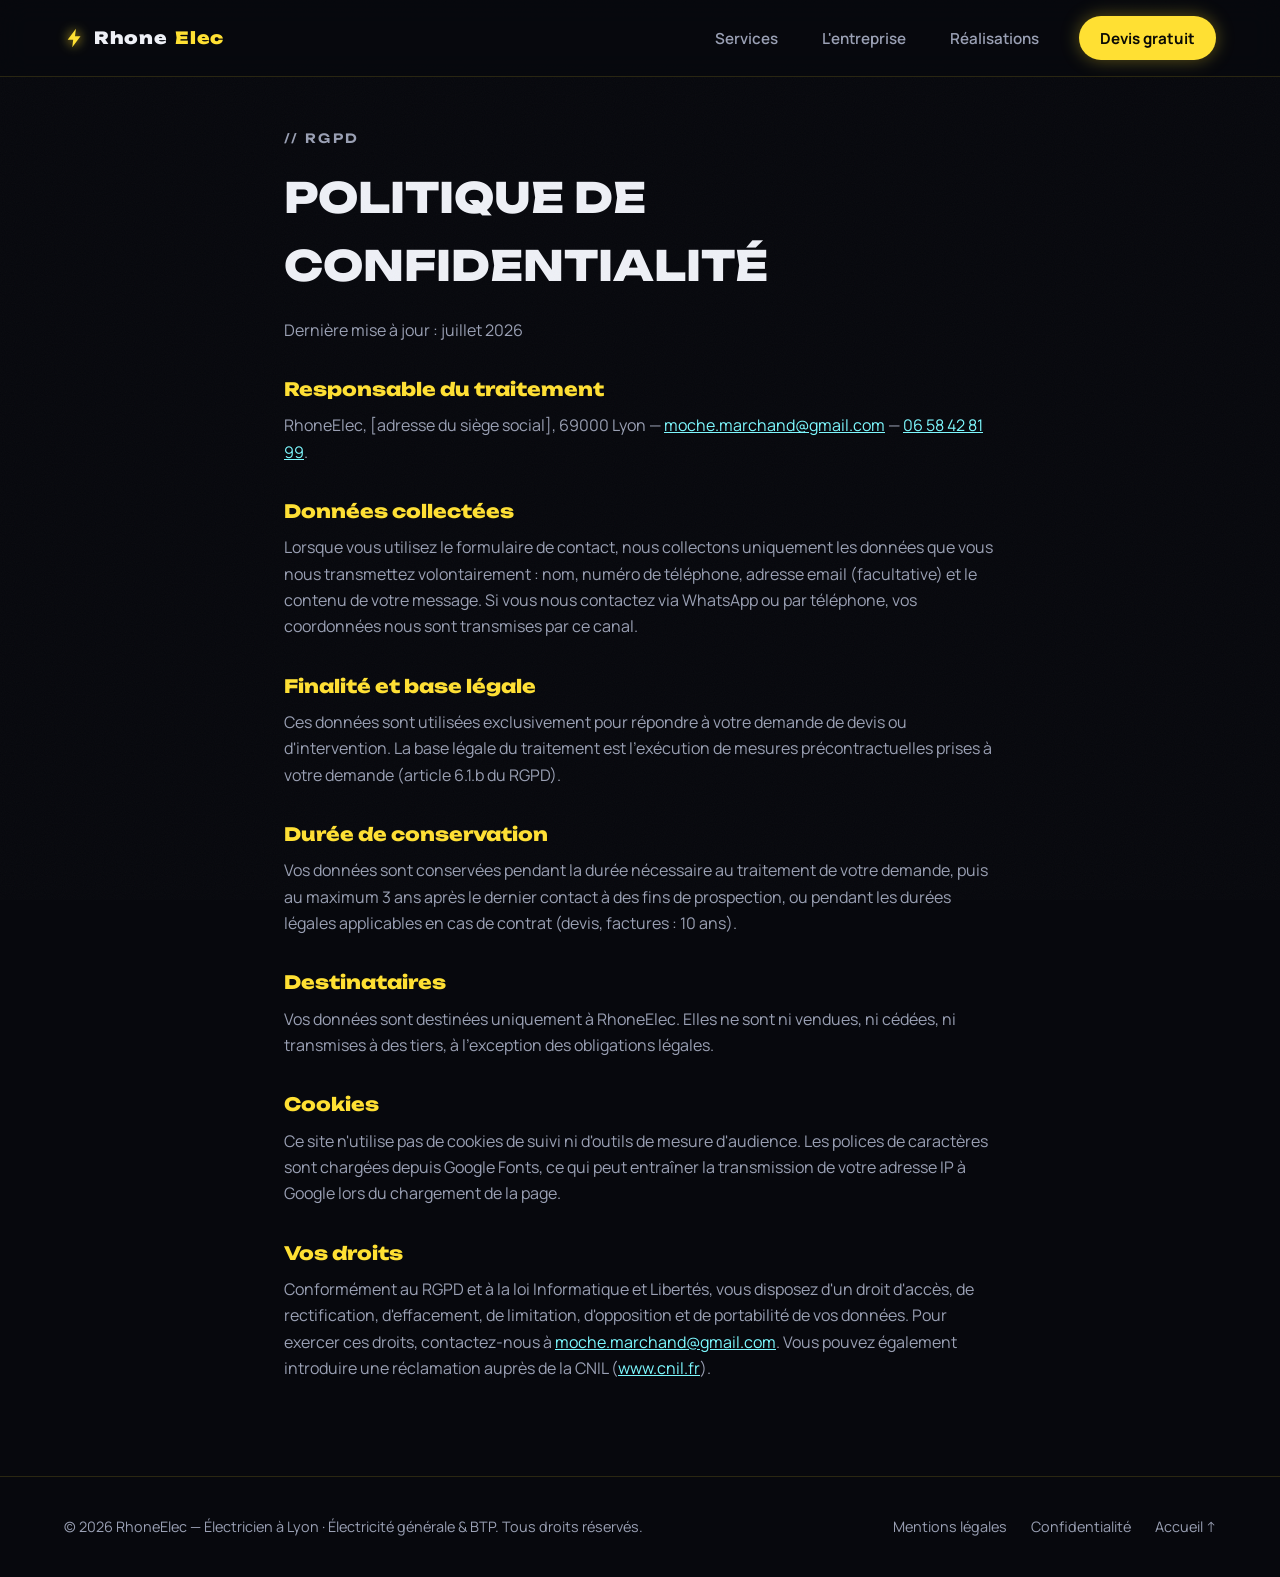
<file: confidentialite.html>
<!DOCTYPE html>
<html lang="fr">
<head>
<meta charset="UTF-8">
<meta name="viewport" content="width=device-width, initial-scale=1">
<title>Politique de confidentialité — RhoneElec, électricien à Lyon</title>
<meta name="description" content="Politique de confidentialité et protection des données personnelles (RGPD) du site RhoneElec.">
<meta name="robots" content="noindex">
<link rel="icon" type="image/png" href="favicon.png">
<link rel="preconnect" href="https://fonts.googleapis.com">
<link rel="preconnect" href="https://fonts.gstatic.com" crossorigin>
<link href="https://fonts.googleapis.com/css2?family=Unbounded:wght@400;600;800;900&family=Manrope:wght@400;500;600;700&display=swap" rel="stylesheet">
<link rel="stylesheet" href="styles.css">
</head>
<body>
<a class="skip-link" href="#main">Passer au contenu principal</a>

<header class="nav" id="top">
  <a href="index.html" class="nav__logo" aria-label="RhoneElec — accueil">
    <svg viewBox="0 0 24 24" fill="none" aria-hidden="true" class="logo-bolt">
      <path d="M13 2 4 14h6l-1 8 9-12h-6l1-8z" fill="currentColor"/>
    </svg>
    Rhone<span>Elec</span>
  </a>
  <nav aria-label="Navigation principale" class="nav__links" id="navlinks">
    <a href="index.html#services">Services</a>
    <a href="index.html#chiffres">L'entreprise</a>
    <a href="index.html#realisations">Réalisations</a>
    <a href="index.html#contact" class="nav__cta">Devis gratuit</a>
  </nav>
  <button class="nav__burger" id="burger" aria-label="Ouvrir le menu" aria-expanded="false" aria-controls="navlinks">
    <span></span><span></span><span></span>
  </button>
</header>

<main id="main" class="legal">
  <p class="section-tag">// RGPD</p>
  <h1>Politique de confidentialité</h1>
  <p>Dernière mise à jour : juillet 2026</p>

  <h2>Responsable du traitement</h2>
  <p>RhoneElec, [adresse du siège social], 69000 Lyon — <a href="mailto:moche.marchand@gmail.com">moche.marchand@gmail.com</a> — <a href="tel:+33658428199">06 58 42 81 99</a>.</p>

  <h2>Données collectées</h2>
  <p>Lorsque vous utilisez le formulaire de contact, nous collectons uniquement les données que vous nous transmettez volontairement : nom, numéro de téléphone, adresse email (facultative) et le contenu de votre message. Si vous nous contactez via WhatsApp ou par téléphone, vos coordonnées nous sont transmises par ce canal.</p>

  <h2>Finalité et base légale</h2>
  <p>Ces données sont utilisées exclusivement pour répondre à votre demande de devis ou d'intervention. La base légale du traitement est l'exécution de mesures précontractuelles prises à votre demande (article 6.1.b du RGPD).</p>

  <h2>Durée de conservation</h2>
  <p>Vos données sont conservées pendant la durée nécessaire au traitement de votre demande, puis au maximum 3 ans après le dernier contact à des fins de prospection, ou pendant les durées légales applicables en cas de contrat (devis, factures : 10 ans).</p>

  <h2>Destinataires</h2>
  <p>Vos données sont destinées uniquement à RhoneElec. Elles ne sont ni vendues, ni cédées, ni transmises à des tiers, à l'exception des obligations légales.</p>

  <h2>Cookies</h2>
  <p>Ce site n'utilise pas de cookies de suivi ni d'outils de mesure d'audience. Les polices de caractères sont chargées depuis Google Fonts, ce qui peut entraîner la transmission de votre adresse IP à Google lors du chargement de la page.</p>

  <h2>Vos droits</h2>
  <p>Conformément au RGPD et à la loi Informatique et Libertés, vous disposez d'un droit d'accès, de rectification, d'effacement, de limitation, d'opposition et de portabilité de vos données. Pour exercer ces droits, contactez-nous à <a href="mailto:moche.marchand@gmail.com">moche.marchand@gmail.com</a>. Vous pouvez également introduire une réclamation auprès de la CNIL (<a href="https://www.cnil.fr" rel="noopener" target="_blank">www.cnil.fr</a>).</p>
</main>

<footer class="footer">
  <p>© 2026 RhoneElec — Électricien à Lyon · Électricité générale &amp; BTP. Tous droits réservés.</p>
  <nav class="footer__legal" aria-label="Liens légaux">
    <a href="mentions-legales.html">Mentions légales</a>
    <a href="confidentialite.html">Confidentialité</a>
    <a href="index.html">Accueil ↑</a>
  </nav>
</footer>

<script src="script.js" defer></script>
</body>
</html>
</file>
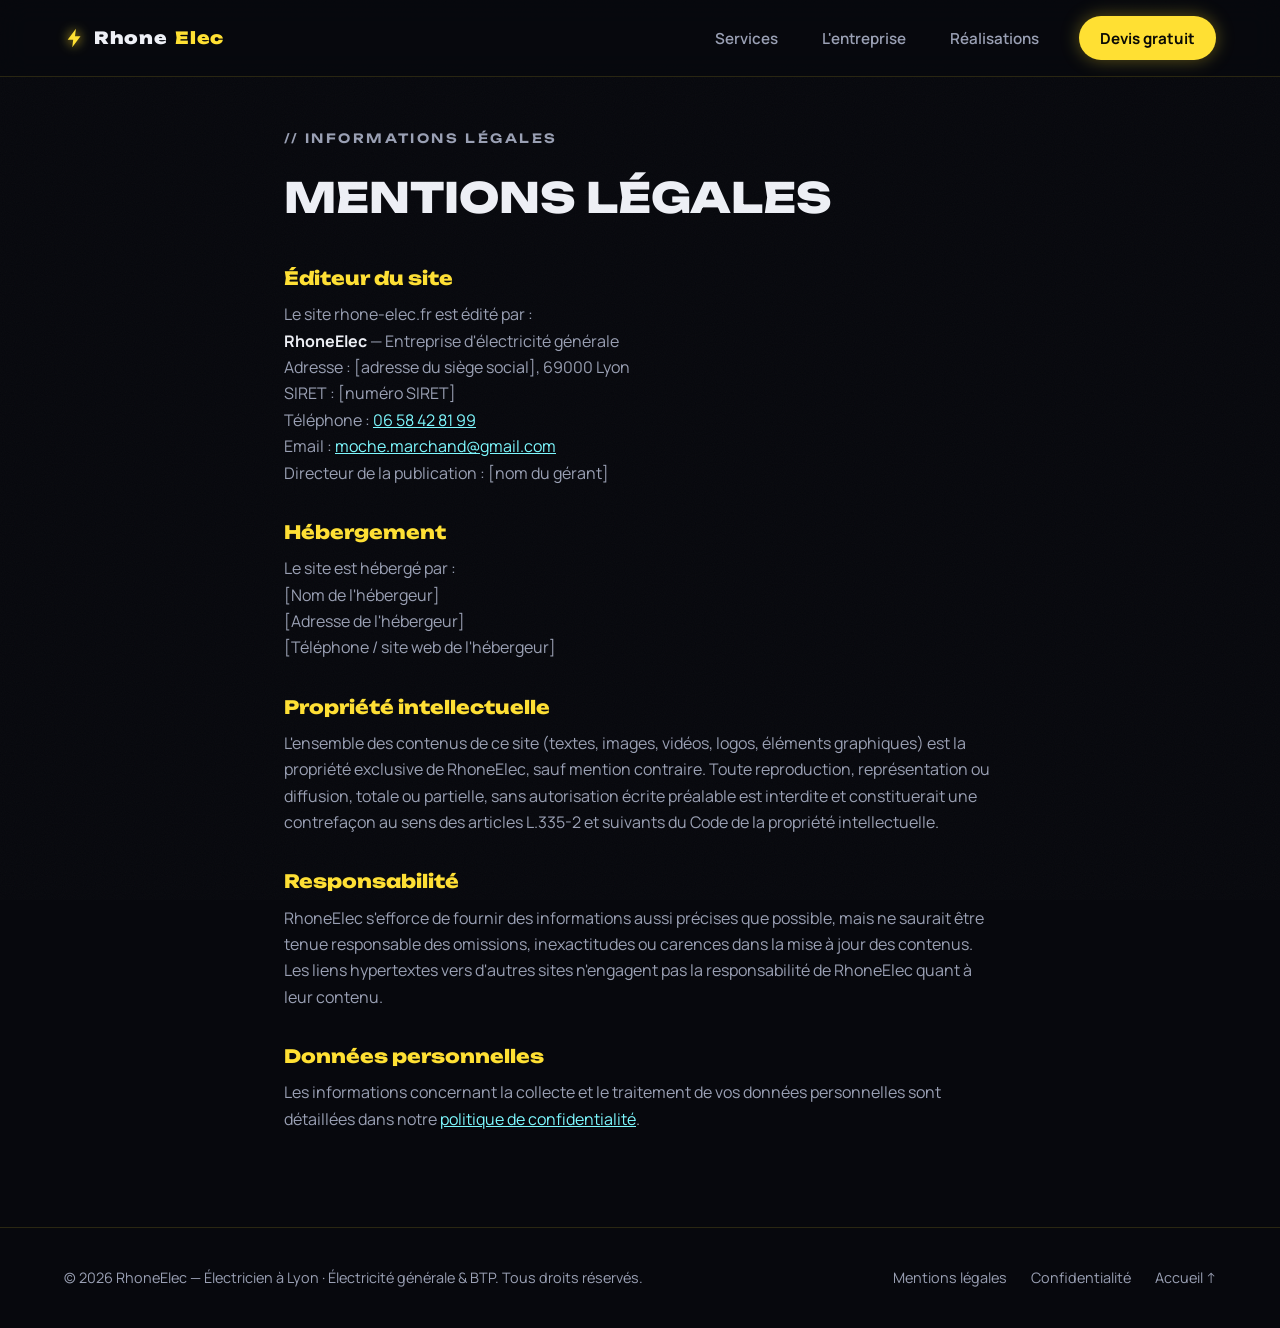
<file: mentions-legales.html>
<!DOCTYPE html>
<html lang="fr">
<head>
<meta charset="UTF-8">
<meta name="viewport" content="width=device-width, initial-scale=1">
<title>Mentions légales — RhoneElec, électricien à Lyon</title>
<meta name="description" content="Mentions légales du site RhoneElec, électricien à Lyon.">
<meta name="robots" content="noindex">
<link rel="icon" type="image/png" href="favicon.png">
<link rel="preconnect" href="https://fonts.googleapis.com">
<link rel="preconnect" href="https://fonts.gstatic.com" crossorigin>
<link href="https://fonts.googleapis.com/css2?family=Unbounded:wght@400;600;800;900&family=Manrope:wght@400;500;600;700&display=swap" rel="stylesheet">
<link rel="stylesheet" href="styles.css">
</head>
<body>
<a class="skip-link" href="#main">Passer au contenu principal</a>

<header class="nav" id="top">
  <a href="index.html" class="nav__logo" aria-label="RhoneElec — accueil">
    <svg viewBox="0 0 24 24" fill="none" aria-hidden="true" class="logo-bolt">
      <path d="M13 2 4 14h6l-1 8 9-12h-6l1-8z" fill="currentColor"/>
    </svg>
    Rhone<span>Elec</span>
  </a>
  <nav aria-label="Navigation principale" class="nav__links" id="navlinks">
    <a href="index.html#services">Services</a>
    <a href="index.html#chiffres">L'entreprise</a>
    <a href="index.html#realisations">Réalisations</a>
    <a href="index.html#contact" class="nav__cta">Devis gratuit</a>
  </nav>
  <button class="nav__burger" id="burger" aria-label="Ouvrir le menu" aria-expanded="false" aria-controls="navlinks">
    <span></span><span></span><span></span>
  </button>
</header>

<main id="main" class="legal">
  <p class="section-tag">// Informations légales</p>
  <h1>Mentions légales</h1>

  <h2>Éditeur du site</h2>
  <p>Le site rhone-elec.fr est édité par :<br>
  <strong>RhoneElec</strong> — Entreprise d'électricité générale<br>
  Adresse : [adresse du siège social], 69000 Lyon<br>
  SIRET : [numéro SIRET]<br>
  Téléphone : <a href="tel:+33658428199">06 58 42 81 99</a><br>
  Email : <a href="mailto:moche.marchand@gmail.com">moche.marchand@gmail.com</a><br>
  Directeur de la publication : [nom du gérant]</p>

  <h2>Hébergement</h2>
  <p>Le site est hébergé par :<br>
  [Nom de l'hébergeur]<br>
  [Adresse de l'hébergeur]<br>
  [Téléphone / site web de l'hébergeur]</p>

  <h2>Propriété intellectuelle</h2>
  <p>L'ensemble des contenus de ce site (textes, images, vidéos, logos, éléments graphiques) est la propriété exclusive de RhoneElec, sauf mention contraire. Toute reproduction, représentation ou diffusion, totale ou partielle, sans autorisation écrite préalable est interdite et constituerait une contrefaçon au sens des articles L.335-2 et suivants du Code de la propriété intellectuelle.</p>

  <h2>Responsabilité</h2>
  <p>RhoneElec s'efforce de fournir des informations aussi précises que possible, mais ne saurait être tenue responsable des omissions, inexactitudes ou carences dans la mise à jour des contenus. Les liens hypertextes vers d'autres sites n'engagent pas la responsabilité de RhoneElec quant à leur contenu.</p>

  <h2>Données personnelles</h2>
  <p>Les informations concernant la collecte et le traitement de vos données personnelles sont détaillées dans notre <a href="confidentialite.html">politique de confidentialité</a>.</p>
</main>

<footer class="footer">
  <p>© 2026 RhoneElec — Électricien à Lyon · Électricité générale &amp; BTP. Tous droits réservés.</p>
  <nav class="footer__legal" aria-label="Liens légaux">
    <a href="mentions-legales.html">Mentions légales</a>
    <a href="confidentialite.html">Confidentialité</a>
    <a href="index.html">Accueil ↑</a>
  </nav>
</footer>

<script src="script.js" defer></script>
</body>
</html>
</file>
<file: styles.css>
/* ============ FULGUR ÉLEC — thème haute tension ============ */
:root {
  --bg: #07080d;
  --surface: #0e1018;
  --surface-2: #141726;
  --line: rgba(255, 224, 51, .14);
  --on-surface: #eef0f6;
  --muted: #9aa0b4;
  --primary: #ffe033;         /* jaune électrique */
  --primary-dim: #d4b800;
  --on-primary: #0a0a05;
  --arc: #7df9ff;             /* cyan arc électrique */
  --error: #ff5c5c;
  --success: #4ade80;
  --font-display: "Unbounded", sans-serif;
  --font-body: "Manrope", sans-serif;
}

* { margin: 0; padding: 0; box-sizing: border-box; }
html { scroll-behavior: smooth; }
body {
  background: var(--bg);
  color: var(--on-surface);
  font-family: var(--font-body);
  font-size: 16px;
  line-height: 1.65;
  overflow-x: hidden;
}
img, svg { display: block; }
a { color: inherit; }

/* Grain subtil */
body::before {
  content: ""; position: fixed; inset: 0; pointer-events: none; z-index: 3;
  opacity: .05;
  background-image: url("data:image/svg+xml,%3Csvg xmlns='http://www.w3.org/2000/svg' width='120' height='120'%3E%3Cfilter id='n'%3E%3CfeTurbulence type='fractalNoise' baseFrequency='0.9' numOctaves='2'/%3E%3C/filter%3E%3Crect width='120' height='120' filter='url(%23n)' opacity='0.6'/%3E%3C/svg%3E");
}

.skip-link {
  position: absolute; left: -999px; top: 0; z-index: 100;
  background: var(--primary); color: var(--on-primary);
  padding: .75rem 1.25rem; font-weight: 700; text-decoration: none;
}
.skip-link:focus { left: 0; }

:focus-visible { outline: 3px solid var(--arc); outline-offset: 3px; border-radius: 4px; }

#sparks { position: fixed; inset: 0; z-index: 1; pointer-events: none; }

/* ============ NAV ============ */
.nav {
  position: fixed; top: 0; left: 0; right: 0; z-index: 50;
  display: flex; align-items: center; justify-content: space-between;
  padding: 1rem clamp(1.25rem, 5vw, 4rem);
  background: color-mix(in srgb, var(--bg) 78%, transparent);
  backdrop-filter: blur(14px);
  border-bottom: 1px solid var(--line);
}
.nav__logo {
  display: flex; align-items: center; gap: .5rem;
  font-family: var(--font-display); font-weight: 900; font-size: 1.05rem;
  letter-spacing: .04em; text-decoration: none; color: var(--on-surface);
  min-height: 44px;
}
.nav__logo span { color: var(--primary); }
.logo-bolt { width: 22px; height: 22px; color: var(--primary); filter: drop-shadow(0 0 6px var(--primary)); }
.nav__links { display: flex; align-items: center; gap: clamp(1rem, 3vw, 2.25rem); }
.nav__links a {
  text-decoration: none; color: var(--muted); font-weight: 600; font-size: .95rem;
  padding: .6rem .25rem; min-height: 44px; display: inline-flex; align-items: center;
  transition: color .2s ease;
}
.nav__links a:hover { color: var(--primary); }
.nav__cta {
  background: var(--primary); color: var(--on-primary) !important;
  padding: .6rem 1.3rem !important; border-radius: 999px; font-weight: 700 !important;
  box-shadow: 0 0 18px rgba(255, 224, 51, .35);
  transition: transform .15s ease, box-shadow .2s ease;
}
.nav__cta:hover { transform: translateY(-2px); box-shadow: 0 0 30px rgba(255, 224, 51, .55); }
.nav__burger { display: none; }

/* ============ HERO ============ */
.hero {
  position: relative; min-height: 100dvh;
  display: flex; align-items: center; justify-content: center;
  padding: 7rem 1.5rem 5rem; overflow: hidden;
}
.hero__grid {
  position: absolute; inset: 0; z-index: 0;
  background-image:
    linear-gradient(var(--line) 1px, transparent 1px),
    linear-gradient(90deg, var(--line) 1px, transparent 1px);
  background-size: 64px 64px;
  mask-image: radial-gradient(ellipse 80% 70% at 50% 40%, black 30%, transparent 75%);
  -webkit-mask-image: radial-gradient(ellipse 80% 70% at 50% 40%, black 30%, transparent 75%);
}
.hero__flash {
  position: absolute; inset: 0; z-index: 0; background: var(--arc); opacity: 0;
  animation: flash 7s infinite;
  mix-blend-mode: screen;
}
@keyframes flash {
  0%, 91%, 95%, 100% { opacity: 0; }
  92% { opacity: .10; }
  93% { opacity: .02; }
  94% { opacity: .14; }
}

/* Éclairs SVG */
.bolt { position: absolute; top: -5%; height: 110%; width: clamp(90px, 12vw, 180px); z-index: 0; }
.bolt--1 { left: 6%; }
.bolt--2 { right: 8%; }
.bolt--3 { left: 45%; opacity: .6; }
.bolt-path {
  fill: none; stroke: var(--primary); stroke-width: 3; stroke-linejoin: round;
  stroke-dasharray: 1400; stroke-dashoffset: 1400;
  filter: drop-shadow(0 0 8px var(--primary)) drop-shadow(0 0 24px rgba(255,224,51,.6));
  animation: strike 7s infinite;
}
.bolt--2 .bolt-path { stroke: var(--arc); filter: drop-shadow(0 0 8px var(--arc)) drop-shadow(0 0 24px rgba(125,249,255,.5)); animation-delay: 2.3s; }
.bolt--3 .bolt-path { animation-delay: 4.6s; stroke-width: 2; }
@keyframes strike {
  0%, 88% { stroke-dashoffset: 1400; opacity: 0; }
  90% { stroke-dashoffset: 0; opacity: 1; }
  92% { opacity: .25; }
  94% { opacity: 1; }
  97%, 100% { stroke-dashoffset: 0; opacity: 0; }
}

.hero__inner {
  position: relative; z-index: 2;
  display: grid; grid-template-columns: 1fr 1fr;
  gap: clamp(2rem, 5vw, 4.5rem); align-items: center;
  max-width: 1200px; width: 100%;
}
.hero__content { text-align: left; }

.hero__media { min-width: 0; display: flex; }
.hero__media-frame {
  position: relative; border-radius: 22px; overflow: hidden;
  width: 100%; display: flex;
  border: 1px solid rgba(255,224,51,.35);
  box-shadow: 0 0 40px rgba(255,224,51,.18), 0 24px 60px rgba(0,0,0,.55);
}
.hero__media-frame::after {
  content: ""; position: absolute; inset: 0; pointer-events: none;
  background: linear-gradient(180deg, transparent 65%, rgba(7,8,13,.55));
}
.hero__media video {
  display: block; width: 100%; aspect-ratio: 16 / 9; object-fit: cover;
}
.hero__kicker {
  display: inline-flex; align-items: center; gap: .55rem;
  font-size: .85rem; font-weight: 700; letter-spacing: .14em; text-transform: uppercase;
  color: var(--arc); border: 1px solid rgba(125,249,255,.3); border-radius: 999px;
  padding: .45rem 1.1rem; margin-bottom: 1.75rem;
  background: rgba(125,249,255,.05);
}
.live-dot {
  width: 8px; height: 8px; border-radius: 50%; background: var(--success);
  box-shadow: 0 0 8px var(--success);
  animation: pulse 1.6s ease-in-out infinite;
}
@keyframes pulse { 50% { opacity: .35; } }

.hero__title {
  font-family: var(--font-display); font-weight: 900;
  font-size: clamp(2rem, 5.5vw, 4.2rem); line-height: 1.06;
  text-transform: uppercase; letter-spacing: .01em;
  display: flex; flex-direction: column; align-items: flex-start; gap: .1em;
}
.hero__title .stroke {
  color: transparent; -webkit-text-stroke: 2px var(--on-surface);
}
.hero__title .volt {
  color: var(--primary);
  text-shadow: 0 0 24px rgba(255,224,51,.5), 0 0 80px rgba(255,224,51,.25);
  display: inline-flex; align-items: center; gap: .15em;
}
.title-bolt { width: .7em; height: .7em; color: var(--arc); filter: drop-shadow(0 0 10px var(--arc)); animation: flicker 3.5s infinite; }
@keyframes flicker { 0%,100% {opacity:1} 6% {opacity:.2} 9% {opacity:1} 54% {opacity:1} 56% {opacity:.4} 58% {opacity:1} }

.hero__sub {
  color: var(--muted); font-size: clamp(1rem, 2vw, 1.2rem);
  max-width: 560px; margin: 1.75rem 0 2.5rem;
}
.hero__actions { display: flex; gap: 1rem; flex-wrap: wrap; }

.btn {
  display: inline-flex; align-items: center; gap: .6rem;
  min-height: 52px; padding: .9rem 1.9rem; border-radius: 999px;
  font-family: var(--font-body); font-weight: 700; font-size: 1rem;
  text-decoration: none; border: none; cursor: pointer;
  touch-action: manipulation;
  transition: transform .15s ease, box-shadow .25s ease, background .2s ease;
}
.btn svg { width: 20px; height: 20px; }
.btn:active { transform: scale(.97); }
.btn--primary {
  background: var(--primary); color: var(--on-primary);
  box-shadow: 0 0 24px rgba(255,224,51,.35), inset 0 -3px 0 rgba(0,0,0,.18);
}
.btn--primary:hover { transform: translateY(-2px); box-shadow: 0 0 44px rgba(255,224,51,.6); }
.btn--ghost {
  background: transparent; color: var(--on-surface);
  border: 1.5px solid rgba(238,240,246,.28);
}
.btn--ghost:hover { border-color: var(--arc); color: var(--arc); box-shadow: 0 0 20px rgba(125,249,255,.25); }
.btn--full { width: 100%; justify-content: center; }

/* Reveal au chargement */
.reveal { opacity: 0; transform: translateY(26px); animation: rise .8s cubic-bezier(.2,.8,.2,1) forwards; }
.r1 { animation-delay: .1s } .r2 { animation-delay: .22s } .r3 { animation-delay: .34s }
.r4 { animation-delay: .5s } .r5 { animation-delay: .64s }
@keyframes rise { to { opacity: 1; transform: none; } }

/* Marquee */
.hero__marquee {
  position: absolute; bottom: 0; left: 0; right: 0; z-index: 2;
  border-top: 1px solid var(--line);
  background: color-mix(in srgb, var(--bg) 65%, transparent);
  overflow: hidden; padding: .85rem 0;
  -webkit-mask-image: linear-gradient(90deg, transparent, black 12%, black 88%, transparent);
  mask-image: linear-gradient(90deg, transparent, black 12%, black 88%, transparent);
}
.marquee__track {
  display: flex; gap: 3rem; width: max-content;
  animation: scroll 26s linear infinite;
  font-family: var(--font-display); font-size: .8rem; font-weight: 600;
  letter-spacing: .18em; color: var(--muted); white-space: nowrap;
}
@keyframes scroll { to { transform: translateX(-50%); } }

/* ============ SECTIONS ============ */
section { position: relative; z-index: 2; }
.section-head { max-width: 1120px; margin: 0 auto; padding: 0 1.5rem; }
.section-tag {
  font-family: var(--font-display); font-size: .8rem; font-weight: 600;
  letter-spacing: .2em; text-transform: uppercase; color: var(--arc);
  margin-bottom: .9rem;
}
h2 {
  font-family: var(--font-display); font-weight: 800;
  font-size: clamp(1.7rem, 4.5vw, 2.8rem); line-height: 1.15; text-transform: uppercase;
}
.accent { color: var(--primary); text-shadow: 0 0 20px rgba(255,224,51,.4); }

/* Services */
.services { padding: clamp(4.5rem, 10vw, 8rem) 0; }
.services__grid {
  max-width: 1120px; margin: 3rem auto 0; padding: 0 1.5rem;
  display: grid; grid-template-columns: repeat(auto-fit, minmax(300px, 1fr)); gap: 1.25rem;
}
.card {
  position: relative; overflow: hidden;
  background: var(--surface); border: 1px solid var(--line); border-radius: 18px;
  padding: 2rem 1.75rem;
  opacity: 0; transform: translateY(30px);
  transition: transform .3s ease, border-color .3s ease, box-shadow .3s ease;
}
.card.in-view { animation: rise .7s cubic-bezier(.2,.8,.2,1) forwards; animation-delay: calc(var(--i) * 90ms); }
.card:hover { border-color: rgba(255,224,51,.5); box-shadow: 0 12px 40px rgba(0,0,0,.5), 0 0 24px rgba(255,224,51,.12); transform: translateY(-4px); }
.card__zap {
  position: absolute; top: 0; left: -100%; height: 2px; width: 100%;
  background: linear-gradient(90deg, transparent, var(--primary), var(--arc), transparent);
  transition: left .5s ease;
}
.card:hover .card__zap { left: 100%; }
.card__icon {
  width: 52px; height: 52px; border-radius: 14px;
  display: grid; place-items: center; margin-bottom: 1.25rem;
  background: rgba(255,224,51,.09); color: var(--primary);
  border: 1px solid rgba(255,224,51,.25);
}
.card__icon svg { width: 26px; height: 26px; }
.card h3 { font-family: var(--font-display); font-size: 1.05rem; font-weight: 600; margin-bottom: .6rem; }
.card p { color: var(--muted); font-size: .95rem; }

/* Stats */
.stats { padding: clamp(3.5rem, 8vw, 6rem) 1.5rem; background: var(--surface); border-block: 1px solid var(--line); }
.stats__wire { max-width: 1120px; margin: 0 auto 2.5rem; }
.stats__wire svg { width: 100%; height: 44px; }
.wire-path { fill: none; stroke: rgba(255,224,51,.35); stroke-width: 2; }
.wire-pulse { fill: var(--arc); filter: drop-shadow(0 0 8px var(--arc)); animation: travel 4s linear infinite; }
@keyframes travel {
  0%   { cx: 0; cy: 30; }  25% { cx: 300px; cy: 30px; }
  100% { cx: 1200px; cy: 30px; }
}
.wire-pulse { offset-path: path("M0 30 H300 l15 -20 15 40 15 -40 15 40 15 -20 H1200"); animation: travelPath 4s linear infinite; }
@keyframes travelPath { from { offset-distance: 0%; } to { offset-distance: 100%; } }
.stats__grid {
  max-width: 1120px; margin: 0 auto;
  display: grid; grid-template-columns: repeat(auto-fit, minmax(180px, 1fr)); gap: 2rem;
  text-align: center;
}
.stat__num {
  display: block; font-family: var(--font-display); font-weight: 900;
  font-size: clamp(2.2rem, 6vw, 3.6rem); color: var(--primary);
  font-variant-numeric: tabular-nums;
  text-shadow: 0 0 24px rgba(255,224,51,.4);
}
.stat__num::after { content: "+"; color: var(--arc); font-size: .6em; vertical-align: super; }
.stat__label { color: var(--muted); font-weight: 600; font-size: .92rem; text-transform: uppercase; letter-spacing: .08em; }

/* Works */
.works { padding: clamp(4.5rem, 10vw, 8rem) 0; }
.works__grid {
  max-width: 1120px; margin: 3rem auto 0; padding: 0 1.5rem;
  display: grid; grid-template-columns: repeat(auto-fit, minmax(290px, 1fr)); gap: 1.5rem;
}
.work { opacity: 0; transform: translateY(30px); }
.work.in-view { animation: rise .7s cubic-bezier(.2,.8,.2,1) forwards; animation-delay: calc(var(--i) * 110ms); }
.work__visual {
  aspect-ratio: 4 / 3; border-radius: 18px; margin-bottom: 1.1rem;
  display: grid; place-items: center; overflow: hidden;
  border: 1px solid var(--line); position: relative;
}
.work__visual img {
  position: absolute; inset: 0; width: 100%; height: 100%; object-fit: cover;
  filter: saturate(.9) contrast(1.05);
  transition: transform .4s ease;
}
.work:hover .work__visual img { transform: scale(1.05); }
.work__visual span {
  position: relative; z-index: 2;
  font-family: var(--font-display); font-weight: 900; font-size: 3.4rem;
  color: transparent; -webkit-text-stroke: 2px rgba(255,224,51,.85);
  text-shadow: 0 4px 24px rgba(0,0,0,.6);
}
.work__visual::before {
  content: ""; position: absolute; inset: 0; z-index: 1;
  background: linear-gradient(180deg, rgba(7,8,13,.1), rgba(7,8,13,.55));
}
.work__visual--a { background: radial-gradient(circle at 25% 20%, rgba(255,224,51,.22), transparent 60%), var(--surface-2); }
.work__visual--b { background: radial-gradient(circle at 75% 30%, rgba(125,249,255,.18), transparent 60%), var(--surface-2); }
.work__visual--c { background: radial-gradient(circle at 50% 85%, rgba(255,224,51,.16), transparent 55%), var(--surface-2); }
.work__visual::after {
  content: ""; position: absolute; inset: 0; z-index: 1;
  background-image: linear-gradient(var(--line) 1px, transparent 1px), linear-gradient(90deg, var(--line) 1px, transparent 1px);
  background-size: 32px 32px; opacity: .35;
}
.work h3 { font-family: var(--font-display); font-size: 1rem; font-weight: 600; margin-bottom: .35rem; }
.work p { color: var(--muted); font-size: .92rem; }

/* Contact */
.contact { padding: clamp(4.5rem, 10vw, 8rem) 1.5rem; background: var(--surface); border-top: 1px solid var(--line); }
.contact__inner {
  max-width: 1120px; margin: 0 auto;
  display: grid; grid-template-columns: 1fr 1fr; gap: clamp(2.5rem, 6vw, 5rem);
  align-items: start;
}
.contact__sub { color: var(--muted); margin: 1.25rem 0 2rem; max-width: 42ch; }
.contact__infos { list-style: none; display: grid; gap: 1rem; }
.contact__infos li { display: flex; align-items: center; gap: .8rem; color: var(--on-surface); font-weight: 600; min-height: 44px; }
.contact__infos svg { width: 20px; height: 20px; color: var(--primary); flex-shrink: 0; }
.contact__infos a { text-decoration: none; }
.contact__infos a:hover { color: var(--primary); }

.contact__photo { margin-top: 2rem; }
.contact__photo img {
  width: 100%; max-width: 100%; height: auto; aspect-ratio: 16 / 10; object-fit: cover;
  border-radius: 18px; border: 1px solid var(--line);
  box-shadow: 0 12px 40px rgba(0,0,0,.45);
}

.contact__form {
  background: var(--bg); border: 1px solid var(--line); border-radius: 20px;
  padding: clamp(1.25rem, 4vw, 2.5rem); display: grid; gap: 1.2rem;
  min-width: 0; max-width: 100%;
}
.contact__text { min-width: 0; }
.field { display: grid; gap: .45rem; }
.field label { font-weight: 700; font-size: .92rem; }
.field label span { color: var(--primary); }
.field { min-width: 0; }
.field input, .field textarea {
  background: var(--surface-2); border: 1.5px solid var(--line); border-radius: 12px;
  padding: .85rem 1rem; color: var(--on-surface); font-family: var(--font-body); font-size: 1rem;
  min-height: 48px; resize: vertical;
  width: 100%; min-width: 0;
  transition: border-color .2s ease, box-shadow .2s ease;
}
.field input:focus, .field textarea:focus {
  outline: none; border-color: var(--primary); box-shadow: 0 0 0 3px rgba(255,224,51,.18);
}
.field.invalid input, .field.invalid textarea { border-color: var(--error); }
.field__error { color: var(--error); font-size: .85rem; font-weight: 600; }
.form__success { color: var(--success); font-weight: 700; text-align: center; }

/* WhatsApp flottant */
.whatsapp-fab {
  position: fixed; right: 1.25rem; bottom: 1.25rem; z-index: 60;
  width: 58px; height: 58px; border-radius: 50%;
  display: grid; place-items: center;
  background: #25d366; color: #fff;
  box-shadow: 0 6px 24px rgba(0,0,0,.45), 0 0 20px rgba(37,211,102,.45);
  transition: transform .15s ease, box-shadow .2s ease;
  touch-action: manipulation;
}
.whatsapp-fab svg { width: 30px; height: 30px; }
.whatsapp-fab:hover { transform: translateY(-3px) scale(1.05); box-shadow: 0 10px 32px rgba(0,0,0,.5), 0 0 32px rgba(37,211,102,.65); }
.whatsapp-fab:active { transform: scale(.95); }

/* Footer */
.footer {
  display: flex; justify-content: space-between; align-items: center; flex-wrap: wrap; gap: 1rem;
  padding: 1.75rem clamp(1.25rem, 5vw, 4rem);
  border-top: 1px solid var(--line); color: var(--muted); font-size: .9rem;
  position: relative; z-index: 2;
}
.footer a { color: var(--muted); text-decoration: none; min-height: 44px; display: inline-flex; align-items: center; }
.footer a:hover { color: var(--primary); }

.footer__legal { display: flex; gap: 1.5rem; flex-wrap: wrap; }

/* Pages légales */
.legal {
  max-width: 760px; margin: 0 auto; position: relative; z-index: 2;
  padding: 8rem 1.5rem 5rem;
}
.legal h1 {
  font-family: var(--font-display); font-weight: 800; text-transform: uppercase;
  font-size: clamp(1.8rem, 5vw, 2.6rem); margin-bottom: 1rem;
}
.legal h2 {
  font-size: 1.15rem; margin: 2.25rem 0 .75rem; text-transform: none;
  color: var(--primary);
}
.legal p { color: var(--muted); margin-bottom: .9rem; }
.legal a { color: var(--arc); }
.legal strong { color: var(--on-surface); }

/* ============ RESPONSIVE ============ */
@media (max-width: 768px) {
  .nav__burger {
    display: flex; flex-direction: column; justify-content: center; gap: 5px;
    width: 48px; height: 48px; align-items: center;
    background: transparent; border: 1px solid var(--line); border-radius: 10px; cursor: pointer;
  }
  .nav__burger span { width: 20px; height: 2px; background: var(--on-surface); transition: transform .25s ease, opacity .2s ease; }
  .nav__burger[aria-expanded="true"] span:nth-child(1) { transform: translateY(7px) rotate(45deg); }
  .nav__burger[aria-expanded="true"] span:nth-child(2) { opacity: 0; }
  .nav__burger[aria-expanded="true"] span:nth-child(3) { transform: translateY(-7px) rotate(-45deg); }
  .nav__links {
    position: fixed; top: 64px; left: 0; right: 0;
    flex-direction: column; align-items: stretch; gap: 0;
    background: var(--surface); border-bottom: 1px solid var(--line);
    padding: .5rem 1.25rem 1.25rem;
    transform: translateY(-130%); transition: transform .3s ease;
  }
  .nav__links.open { transform: none; }
  .nav__links a { padding: .9rem .25rem; }
  .nav__cta { justify-content: center; display: flex; margin-top: .75rem; }
  .contact__inner { grid-template-columns: 1fr; }
  .bolt--3 { display: none; }
  .hero__inner { grid-template-columns: 1fr; }
  .hero { padding-top: 6rem; }
  .work__visual { aspect-ratio: 16 / 9; }
  .work__visual span { font-size: 2.4rem; }
}

/* ============ REDUCED MOTION ============ */
@media (prefers-reduced-motion: reduce) {
  html { scroll-behavior: auto; }
  *, *::before, *::after { animation-duration: .01ms !important; animation-iteration-count: 1 !important; transition-duration: .01ms !important; }
  .reveal, .card, .work { opacity: 1; transform: none; }
  .bolt-path { stroke-dashoffset: 0; opacity: .5; }
  .hero__flash, #sparks { display: none; }
}
</file>
